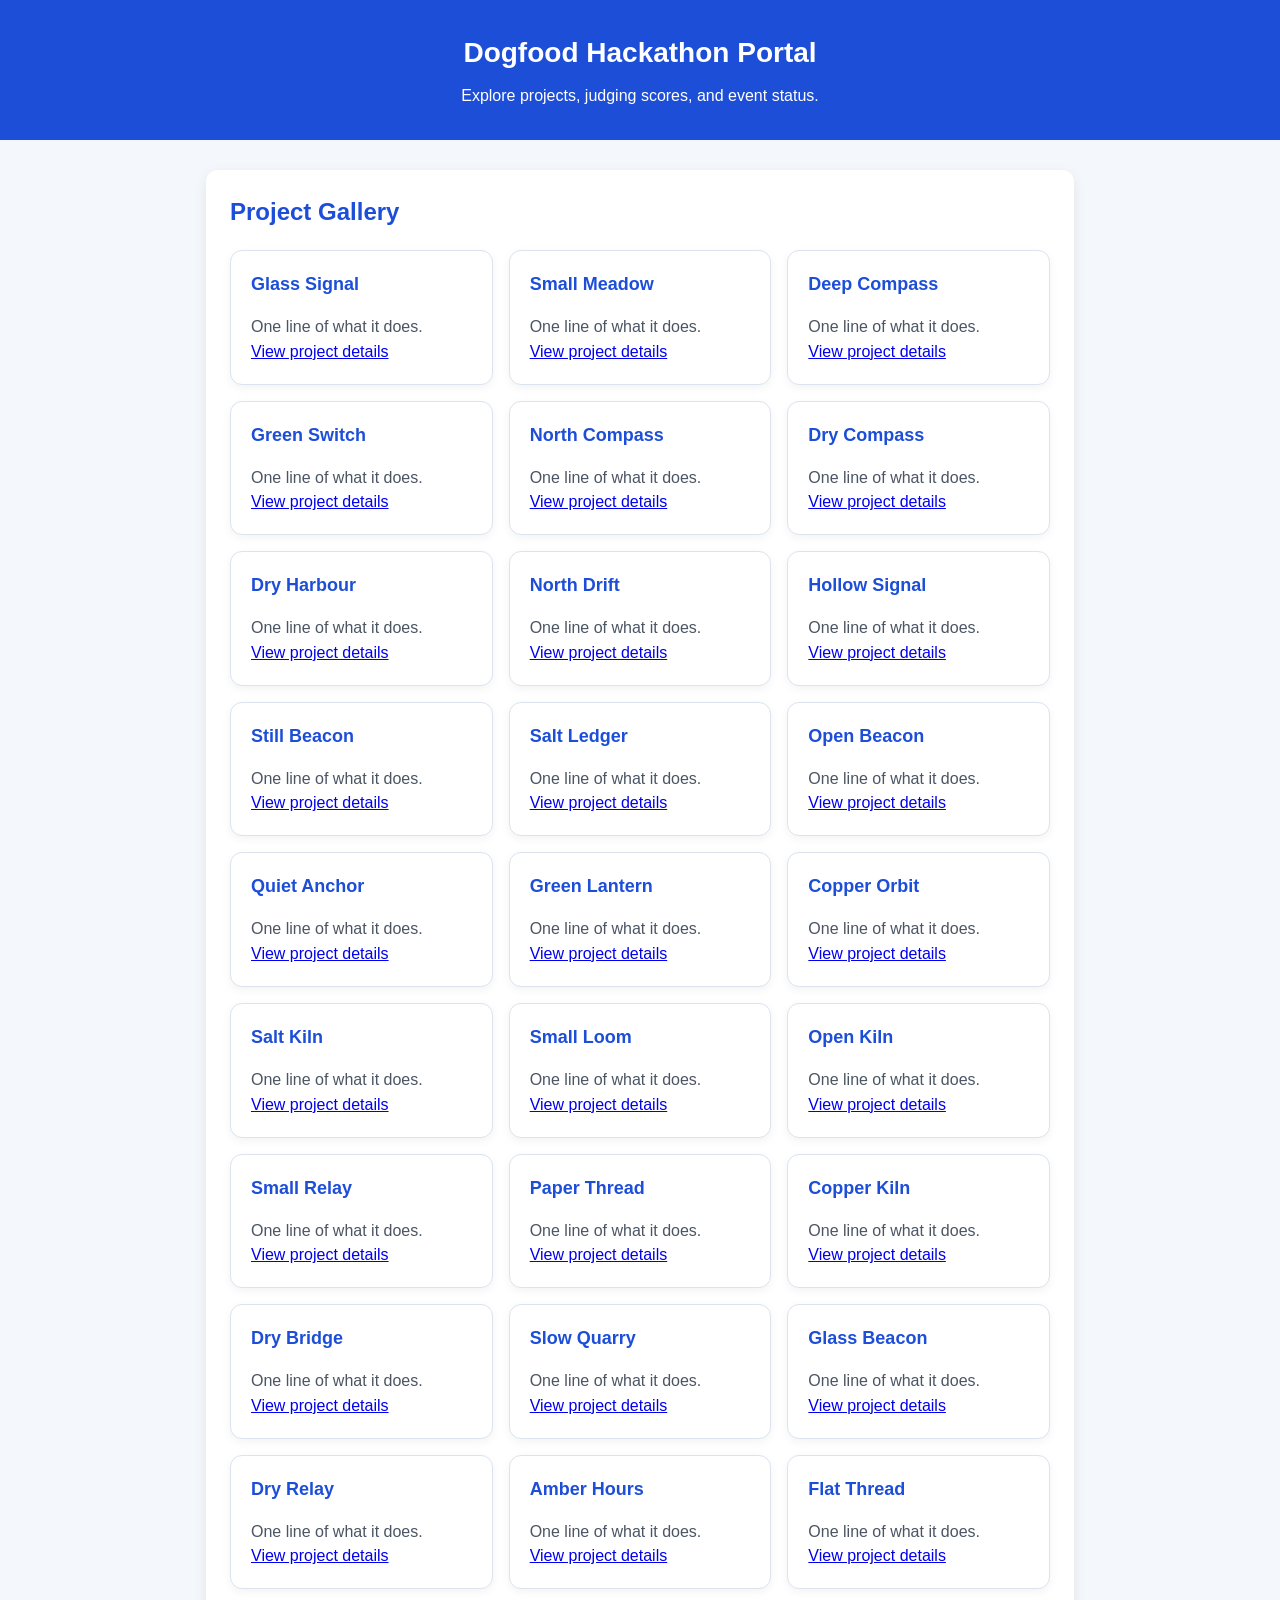
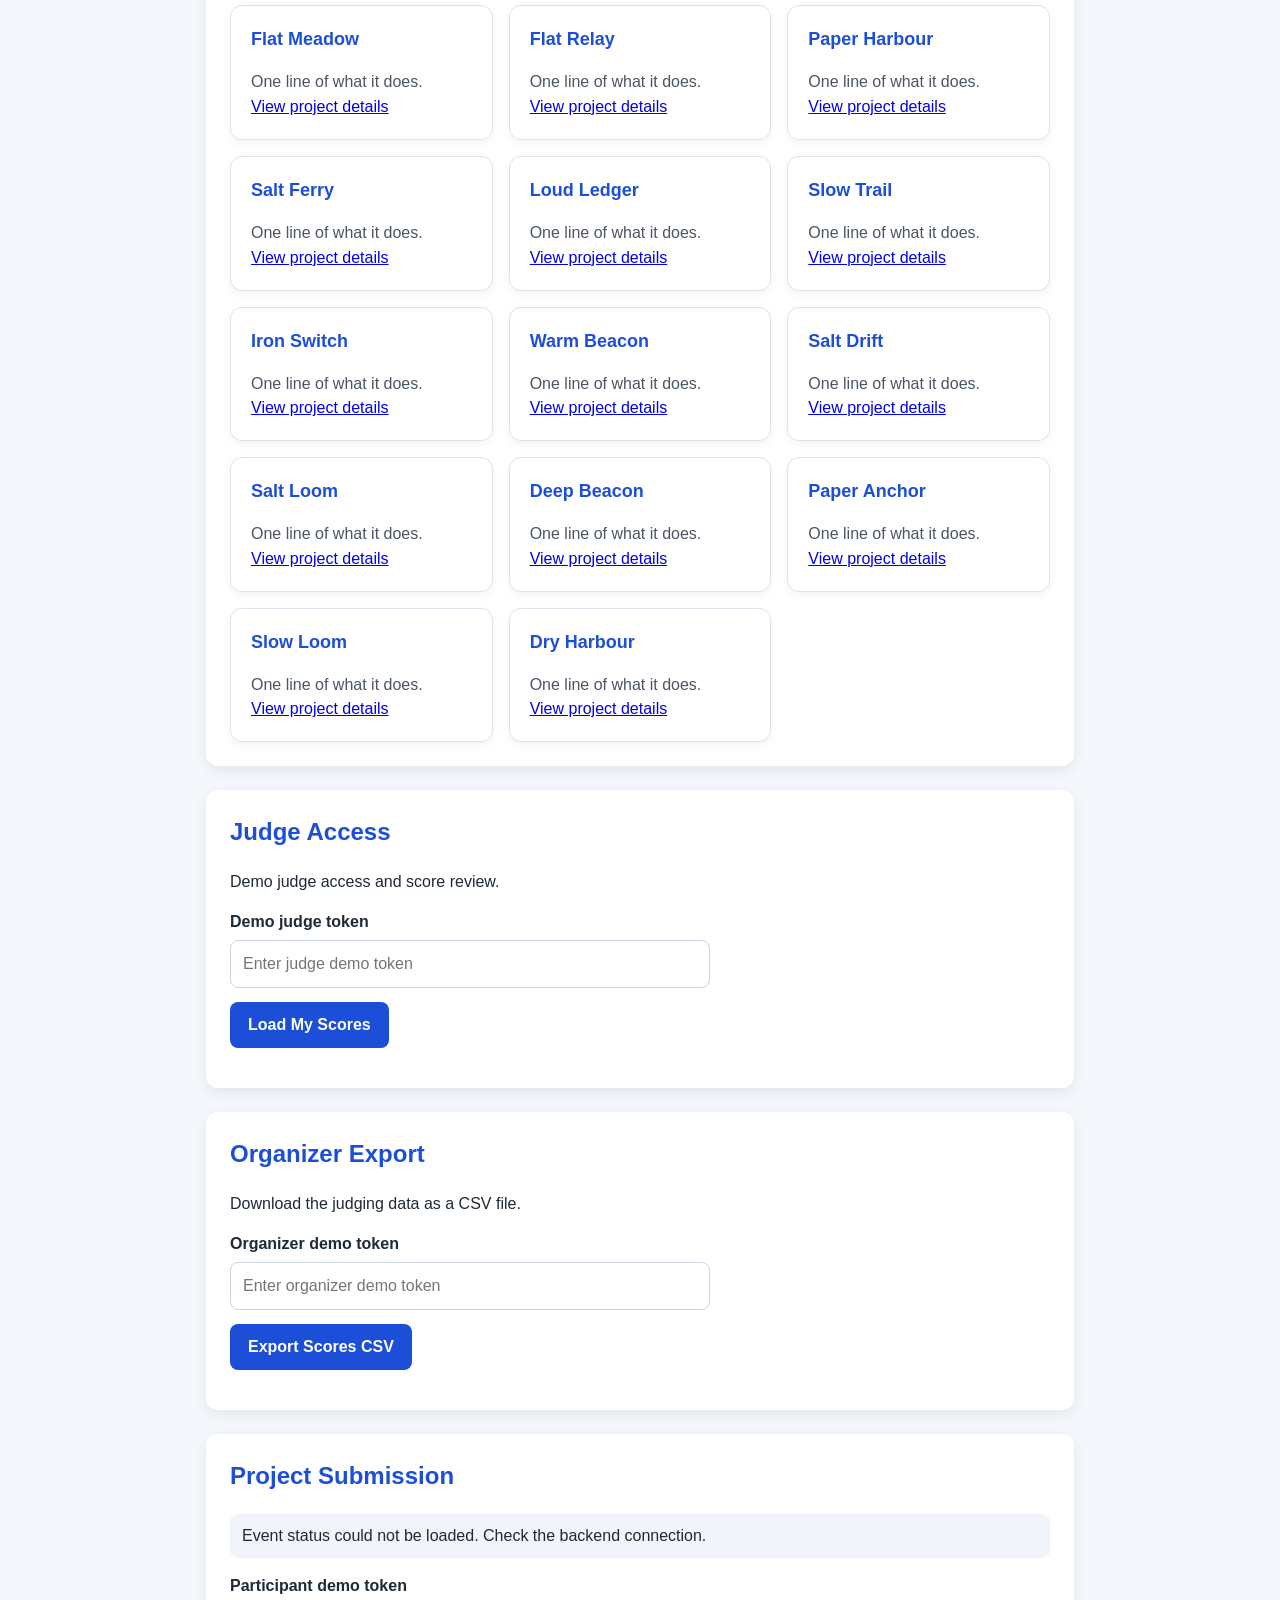
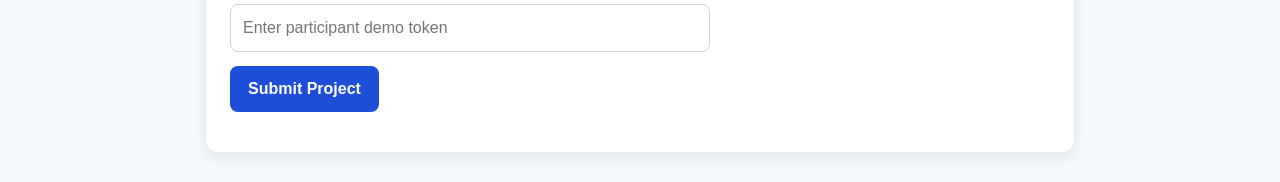
<file: index.html>
<!DOCTYPE html>
<html lang="en">
<head>
  <meta charset="UTF-8">
  <meta name="viewport" content="width=device-width, initial-scale=1.0">
  <title>Dogfood Hackathon Portal</title>
  <link rel="stylesheet" href="style.css">
</head>
<body>
  <header>
    <h1>Dogfood Hackathon Portal</h1>
    <p>Explore projects, judging scores, and event status.</p>
  </header>

  <main>
    <section class="portal-section">
      <h2>Project Gallery</h2>
      <div id="project-gallery">Loading projects...</div>
    </section>

    <section class="portal-section">
      <h2>Judge Access</h2>
      <p>Demo judge access and score review.</p>

      <label for="judge-token">Demo judge token</label>
      <input
        id="judge-token"
        type="password"
        placeholder="Enter judge demo token"
        autocomplete="off"
      >

      <button id="load-scores-button" type="button">
        Load My Scores
      </button>

      <p id="judge-message" class="status-message" aria-live="polite"></p>
      <div id="judge-scores"></div>
    </section>

    <section class="portal-section">
      <h2>Organizer Export</h2>
      <p>Download the judging data as a CSV file.</p>

      <label for="organizer-token">Organizer demo token</label>
      <input
        id="organizer-token"
        type="password"
        placeholder="Enter organizer demo token"
        autocomplete="off"
      >

      <button id="export-csv-button" type="button">
        Export Scores CSV
      </button>

      <p id="export-message" class="status-message" aria-live="polite"></p>
    </section>

    <section class="portal-section">
      <h2>Project Submission</h2>
      <p id="event-status">Checking event status...</p>

      <form id="submission-form">
        <label for="participant-token">Participant demo token</label>
        <input
          id="participant-token"
          type="password"
          placeholder="Enter participant demo token"
          autocomplete="off"
        >

        <button id="submit-project-button" type="submit">
          Submit Project
        </button>
      </form>

      <p id="submission-message" class="status-message" aria-live="polite"></p>
    </section>
  </main>

  <script src="app.js"></script>
</body>
</html>
</file>
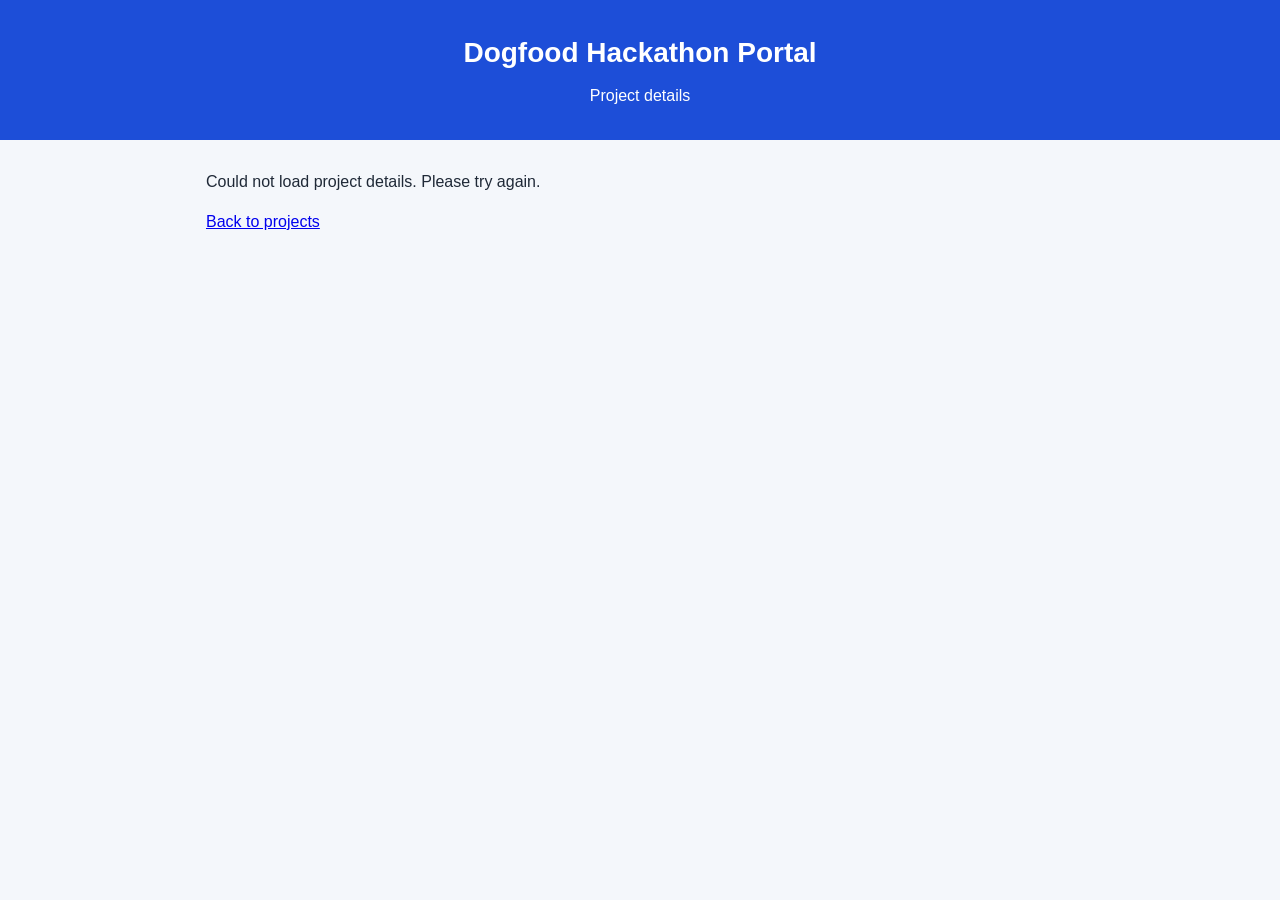
<file: project-details.html>
<!DOCTYPE html>
<html lang="en">
<head>
  <meta charset="UTF-8">
  <meta name="viewport" content="width=device-width, initial-scale=1.0">
  <title>Project Details | Dogfood Hackathon</title>
  <link rel="stylesheet" href="style.css">
</head>
<body>
  <header>
    <h1>Dogfood Hackathon Portal</h1>
    <p>Project details</p>
  </header>

  <main>
    <section id="project-details">
      <p>Loading project details...</p>
    </section>

    <p><a href="index.html">Back to projects</a></p>
  </main>

  <script>
    async function loadProjectDetails() {
      const container = document.getElementById("project-details");

      try {
        const params = new URLSearchParams(window.location.search);
        const projectId = params.get("id");

        if (!projectId) {
          throw new Error("Project ID is missing.");
        }

        const response = await fetch("fixtures.json");

        if (!response.ok) {
          throw new Error("Could not load project data.");
        }

        const data = await response.json();
        const projects = data.projects || [];

        const project = projects.find(
          item => String(item.id) === projectId
        );

        if (!project) {
          container.textContent = "Project not found.";
          return;
        }

        const title = document.createElement("h2");
        title.textContent = project.title || "Untitled project";

        const summary = document.createElement("p");
        summary.textContent =
          project.summary ||
          project.description ||
          "No description available.";

        const projectIdText = document.createElement("p");
        projectIdText.textContent = "Project ID: " + (project.id || "N/A");

        const teamText = document.createElement("p");
        teamText.textContent =
          "Team ID: " + (project.team || project.team_id || "Not provided");

        const trackText = document.createElement("p");
        trackText.textContent = "Track ID: " + (project.track || "Not provided");

        container.replaceChildren(
          title,
          summary,
          projectIdText,
          teamText,
          trackText
        );

        if (
          project.repo_url &&
          /^https?:\/\//i.test(project.repo_url)
        ) {
          const repoLink = document.createElement("a");
          repoLink.href = project.repo_url;
          repoLink.textContent = "Open project repository";
          repoLink.target = "_blank";
          repoLink.rel = "noopener noreferrer";
          container.appendChild(repoLink);
        }
      } catch (error) {
        container.textContent =
          "Could not load project details. Please try again.";
        console.error(error);
      }
    }

    document.addEventListener("DOMContentLoaded", loadProjectDetails);
  </script>
</body>
</html>
</file>
<file: style.css>
* {
  box-sizing: border-box;
}

body {
  margin: 0;
  font-family: Arial, sans-serif;
  background: #f4f7fb;
  color: #1f2937;
  line-height: 1.5;
}

header {
  background: #1d4ed8;
  color: white;
  padding: 32px 20px;
  text-align: center;
}

header h1 {
  margin: 0 0 10px;
  font-size: 28px;
}

header p {
  margin: 0;
  font-size: 16px;
}

main {
  max-width: 900px;
  margin: 30px auto;
  padding: 0 16px;
}

.portal-section {
  background: white;
  padding: 24px;
  margin-bottom: 24px;
  border-radius: 12px;
  box-shadow: 0 4px 14px rgba(0, 0, 0, 0.08);
}

h2 {
  margin-top: 0;
  color: #1d4ed8;
}

#project-gallery {
  display: grid;
  grid-template-columns: repeat(auto-fit, minmax(220px, 1fr));
  gap: 16px;
  margin-top: 20px;
}

.project-card {
  background: #ffffff;
  border: 1px solid #dbe3ef;
  border-radius: 12px;
  padding: 20px;
  box-shadow: 0 3px 10px rgba(0, 0, 0, 0.05);
  overflow-wrap: anywhere;
}

.project-card h3 {
  margin-top: 0;
  margin-bottom: 10px;
  color: #1d4ed8;
  font-size: 18px;
}

.project-card p {
  margin-bottom: 0;
  line-height: 1.6;
  color: #4b5563;
}

label {
  display: block;
  margin: 14px 0 6px;
  font-weight: 600;
}

input {
  display: block;
  width: 100%;
  max-width: 480px;
  padding: 11px 12px;
  border: 1px solid #cbd5e1;
  border-radius: 8px;
  font: inherit;
  background: #fff;
  color: #1f2937;
}

input:focus {
  outline: 2px solid #93c5fd;
  border-color: #2563eb;
}

button {
  margin-top: 14px;
  padding: 11px 18px;
  border: 0;
  border-radius: 8px;
  background: #1d4ed8;
  color: white;
  font: inherit;
  font-weight: 600;
  cursor: pointer;
}

button:hover {
  background: #1e40af;
}

button:disabled {
  background: #94a3b8;
  cursor: not-allowed;
}

.status-message {
  margin-top: 12px;
  font-weight: 600;
  overflow-wrap: anywhere;
}

.score-table {
  width: 100%;
  margin-top: 16px;
  border-collapse: collapse;
}

.score-table th,
.score-table td {
  padding: 10px;
  border: 1px solid #dbe3ef;
  text-align: left;
}

.score-table th {
  background: #eff6ff;
}

#event-status {
  padding: 10px 12px;
  border-radius: 8px;
  background: #f1f5f9;
}

@media (max-width: 600px) {
  header {
    padding: 24px 16px;
  }

  header h1 {
    font-size: 23px;
  }

  .portal-section {
    padding: 18px;
  }

  .score-table {
    font-size: 14px;
  }

  .score-table th,
  .score-table td {
    padding: 7px;
  }
}
</file>
